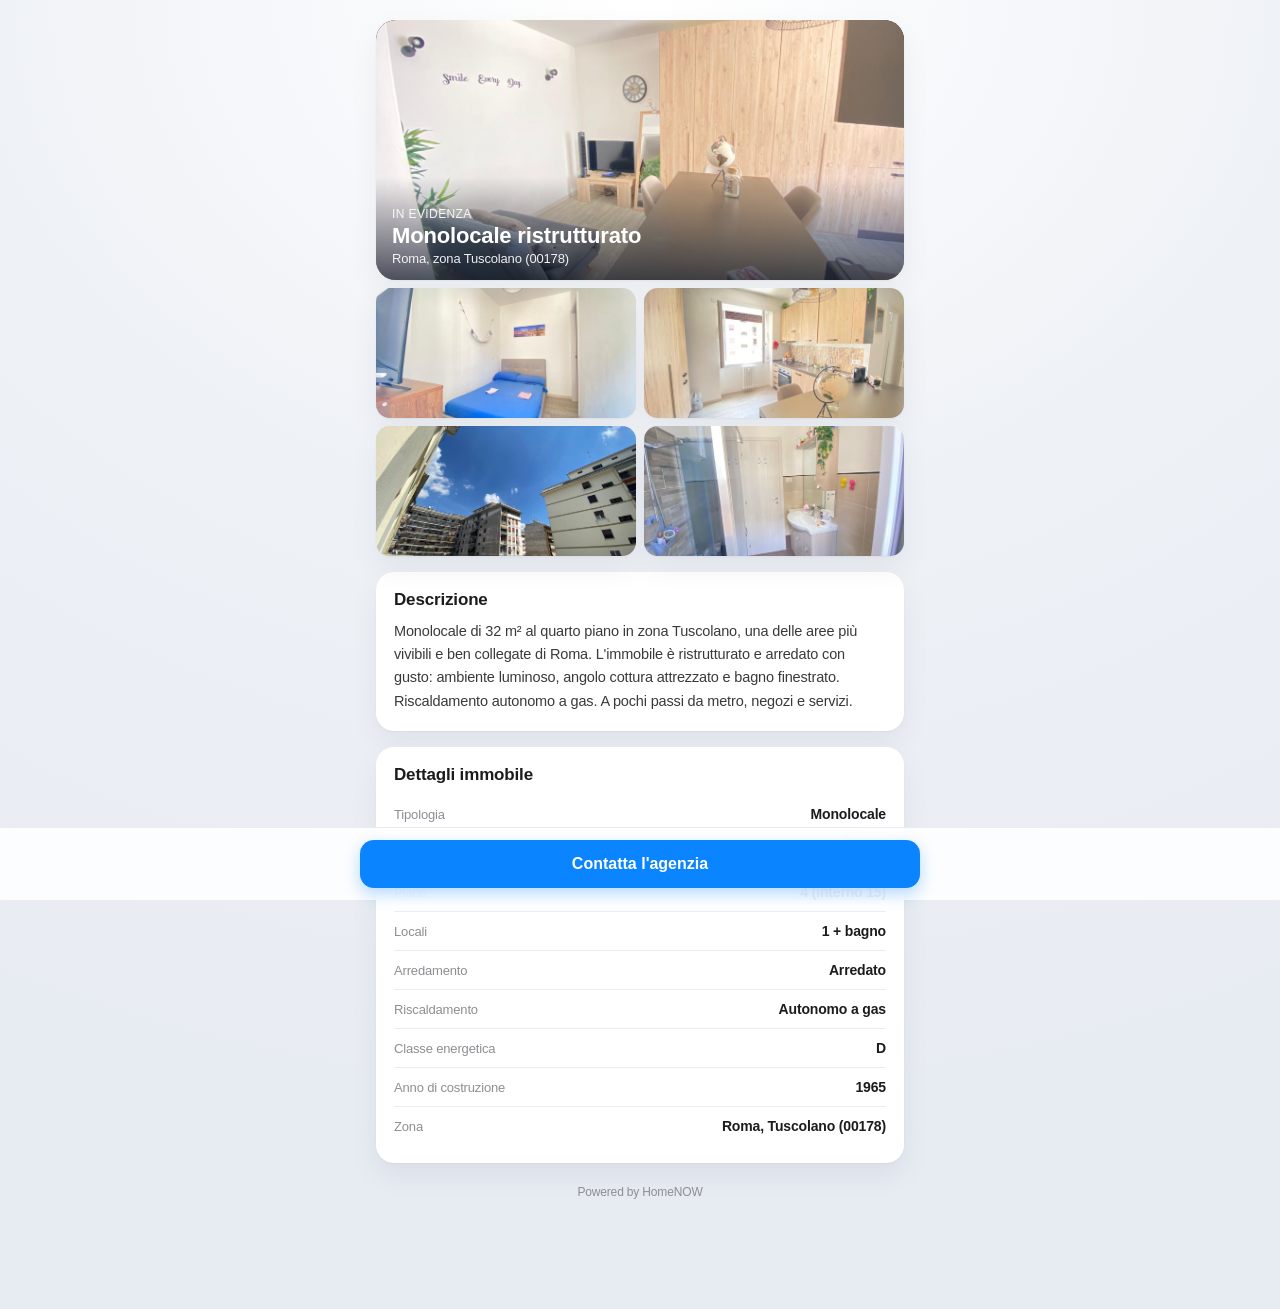
<file: casa-hub/share.html>
<!DOCTYPE html>
<html lang="it">
<head>
<meta charset="UTF-8">
<meta name="viewport" content="width=device-width, initial-scale=1.0, viewport-fit=cover">
<meta name="theme-color" content="#eef1f6">
<title>Monolocale — Roma, Tuscolano | HomeNOW</title>

<!-- Anteprima social (Open Graph). NB: per i social l'immagine deve avere URL ASSOLUTO.
     Dopo il deploy sostituisci il dominio in og:image / og:url. -->
<meta property="og:type" content="website">
<meta property="og:title" content="Monolocale ristrutturato — Roma, Tuscolano">
<meta property="og:description" content="32 m² al 4° piano, arredato, classe D. Guarda le foto.">
<meta property="og:image" content="./assets/home/home-2.jpg">
<meta name="twitter:card" content="summary_large_image">

<link rel="icon" href="./assets/icon.svg" type="image/svg+xml">
<style>
  :root{--blue:#0A84FF;--ink:#1C1C1E;--ink2:#3A3A3C;--muted:#8E8E93;--hair:#E9ECF1;--card:#fff;
    --radius:20px;--shadow:0 1px 2px rgba(0,0,0,.04),0 12px 30px rgba(20,30,55,.06)}
  *{box-sizing:border-box;-webkit-tap-highlight-color:transparent}
  body{margin:0;font-family:-apple-system,BlinkMacSystemFont,"SF Pro Text","Segoe UI",Roboto,Helvetica,Arial,sans-serif;
    color:var(--ink);letter-spacing:-.01em;background:radial-gradient(120% 90% at 50% 0%,#fff,#eef1f6 45%,#e7ebf2 100%);}
  .wrap{max-width:560px;margin:0 auto;padding:16px 0 110px}
  .brand{display:flex;align-items:center;gap:9px;padding:16px 18px;font-weight:700;font-size:15px}
  .brand img{width:26px;height:26px;border-radius:7px}
  /* gallery */
  .ghero{margin:4px 16px 0;border-radius:var(--radius);overflow:hidden;box-shadow:var(--shadow);position:relative;background:#0c1322}
  .ghero img{width:100%;height:260px;object-fit:cover;display:block}
  .ghero .cap{position:absolute;left:0;right:0;bottom:0;padding:30px 16px 14px;color:#fff;
    background:linear-gradient(transparent,rgba(11,19,34,.72))}
  .ghero .cap .t{font-size:12px;text-transform:uppercase;letter-spacing:.4px;opacity:.9}
  .ghero .cap h1{margin:2px 0 2px;font-size:22px;font-weight:800}
  .ghero .cap .s{font-size:13px;opacity:.92}
  .grid{display:grid;grid-template-columns:1fr 1fr;gap:8px;margin:8px 16px 0}
  .grid img{width:100%;height:130px;object-fit:cover;border-radius:14px;display:block;box-shadow:var(--shadow);background:#0c1322}
  /* facts */
  .facts{display:flex;gap:8px;overflow-x:auto;scrollbar-width:none;margin:16px 16px 0;padding-bottom:2px}
  .facts::-webkit-scrollbar{display:none}
  .fact{flex:0 0 auto;background:var(--card);border:.5px solid var(--hair);box-shadow:var(--shadow);
    border-radius:20px;padding:8px 14px;font-size:13px;font-weight:600;color:var(--ink2);white-space:nowrap}
  /* card */
  .card{background:var(--card);box-shadow:var(--shadow);border-radius:18px;margin:16px;padding:18px}
  .card h2{margin:0 0 10px;font-size:17px}
  .card p{margin:0;font-size:14.5px;line-height:1.6;color:var(--ink2)}
  .kv{display:flex;justify-content:space-between;align-items:baseline;gap:14px;padding:11px 0;border-bottom:.5px solid var(--hair)}
  .kv:last-child{border-bottom:0}
  .kv span{font-size:13px;color:var(--muted)}
  .kv b{font-size:14px;font-weight:600;text-align:right}
  .cta-bar{position:fixed;left:0;right:0;bottom:0;z-index:50;
    padding:12px 16px calc(12px + env(safe-area-inset-bottom));
    background:rgba(255,255,255,.85);-webkit-backdrop-filter:saturate(180%) blur(18px);backdrop-filter:saturate(180%) blur(18px);
    border-top:.5px solid var(--hair)}
  .cta-bar a,.cta-bar button{display:block;width:100%;max-width:560px;margin:0 auto;border:0;cursor:pointer;
    background:var(--blue);color:#fff;text-align:center;text-decoration:none;border-radius:14px;padding:15px;
    font-size:16px;font-weight:600;box-shadow:0 6px 16px rgba(10,132,255,.3)}
  .foot{text-align:center;color:var(--muted);font-size:12px;margin-top:22px}

  /* card contatto */
  .cmodal{position:fixed;inset:0;z-index:100;display:none;align-items:flex-end;justify-content:center}
  .cmodal.on{display:flex}
  .cm-mask{position:absolute;inset:0;background:rgba(15,20,30,.42)}
  .cm-card{position:relative;z-index:1;background:#fff;border-radius:24px;margin:0 12px 12px;max-width:420px;width:100%;
    padding:24px 20px 20px;text-align:center;box-shadow:0 20px 50px rgba(20,30,55,.28);animation:cmup .28s cubic-bezier(.2,.85,.25,1)}
  @keyframes cmup{from{transform:translateY(30px);opacity:.5}to{transform:translateY(0);opacity:1}}
  .cm-x{position:absolute;top:12px;right:12px;border:0;background:#f0f3f8;width:30px;height:30px;border-radius:50%;font-size:17px;color:var(--muted);cursor:pointer}
  .cm-avatar{width:66px;height:66px;border-radius:18px;display:block;margin:4px auto 12px;box-shadow:var(--shadow);
    background:#fff;object-fit:contain;padding:8px}
  .cm-name{font-size:20px;font-weight:800}
  .cm-role{font-size:13px;color:var(--muted);margin-top:2px}
  .cm-agency{display:inline-block;margin-top:9px;background:#eef1f6;color:var(--ink2);font-size:12px;font-weight:600;border-radius:20px;padding:5px 12px}
  .cm-phone{margin:18px 0 2px}
  .cm-phone span{display:block;font-size:12px;color:var(--muted);font-weight:600}
  .cm-phone a{font-size:21px;font-weight:700;color:var(--ink);text-decoration:none}
  .cm-actions{display:flex;gap:10px;margin-top:16px}
  .cm-actions a{flex:1;text-decoration:none;border-radius:13px;padding:13px;font-size:15px;font-weight:600;color:#fff}
  .cm-call{background:var(--blue)}
  .cm-wa{background:#25D366}
</style>
</head>
<body>
<div class="wrap">
  <div class="ghero">
    <img src="./assets/home/home-2.jpg" alt="Soggiorno">
    <div class="cap">
      <div class="t">In evidenza</div>
      <h1>Monolocale ristrutturato</h1>
      <div class="s">Roma, zona Tuscolano (00178)</div>
    </div>
  </div>

  <div class="grid">
    <img src="./assets/home/home-5.jpg" alt="Camera">
    <img src="./assets/home/home-4.jpg" alt="Cucina">
    <img src="./assets/home/home-1.jpg" alt="Esterno">
    <img src="./assets/home/home-8.jpg" alt="Bagno">
  </div>

  <div class="card">
    <h2>Descrizione</h2>
    <p>Monolocale di 32 m² al quarto piano in zona Tuscolano, una delle aree più vivibili e ben collegate di Roma. L'immobile è ristrutturato e arredato con gusto: ambiente luminoso, angolo cottura attrezzato e bagno finestrato. Riscaldamento autonomo a gas. A pochi passi da metro, negozi e servizi.</p>
  </div>

  <div class="card">
    <h2>Dettagli immobile</h2>
    <div class="kv"><span>Tipologia</span><b>Monolocale</b></div>
    <div class="kv"><span>Superficie</span><b>32 m²</b></div>
    <div class="kv"><span>Piano</span><b>4 (interno 15)</b></div>
    <div class="kv"><span>Locali</span><b>1 + bagno</b></div>
    <div class="kv"><span>Arredamento</span><b>Arredato</b></div>
    <div class="kv"><span>Riscaldamento</span><b>Autonomo a gas</b></div>
    <div class="kv"><span>Classe energetica</span><b>D</b></div>
    <div class="kv"><span>Anno di costruzione</span><b>1965</b></div>
    <div class="kv"><span>Zona</span><b>Roma, Tuscolano (00178)</b></div>
  </div>

  <div class="foot">Powered by HomeNOW</div>
</div>

<div class="cta-bar"><button onclick="openContact()">Contatta l'agenzia</button></div>

<div class="cmodal" id="cmodal">
  <div class="cm-mask" onclick="closeContact()"></div>
  <div class="cm-card">
    <button class="cm-x" onclick="closeContact()" aria-label="chiudi">×</button>
    <img class="cm-avatar" src="https://www.mediatorigroup.it/com_2017/images/layout/logo.png" onerror="this.onerror=null;this.src='./assets/agency.svg'" alt="Mediatori Group">
    <div class="cm-name">Lucrezia Mordenti</div>
    <div class="cm-role">Agente immobiliare</div>
    <div class="cm-actions">
      <a class="cm-call" href="tel:+393911429809">Chiama</a>
      <a class="cm-wa" href="https://wa.me/393911429809" target="_blank" rel="noopener">WhatsApp</a>
    </div>
  </div>
</div>

<script>
  function openContact(){document.getElementById('cmodal').classList.add('on')}
  function closeContact(){document.getElementById('cmodal').classList.remove('on')}
</script>
</body>
</html>
</file>
